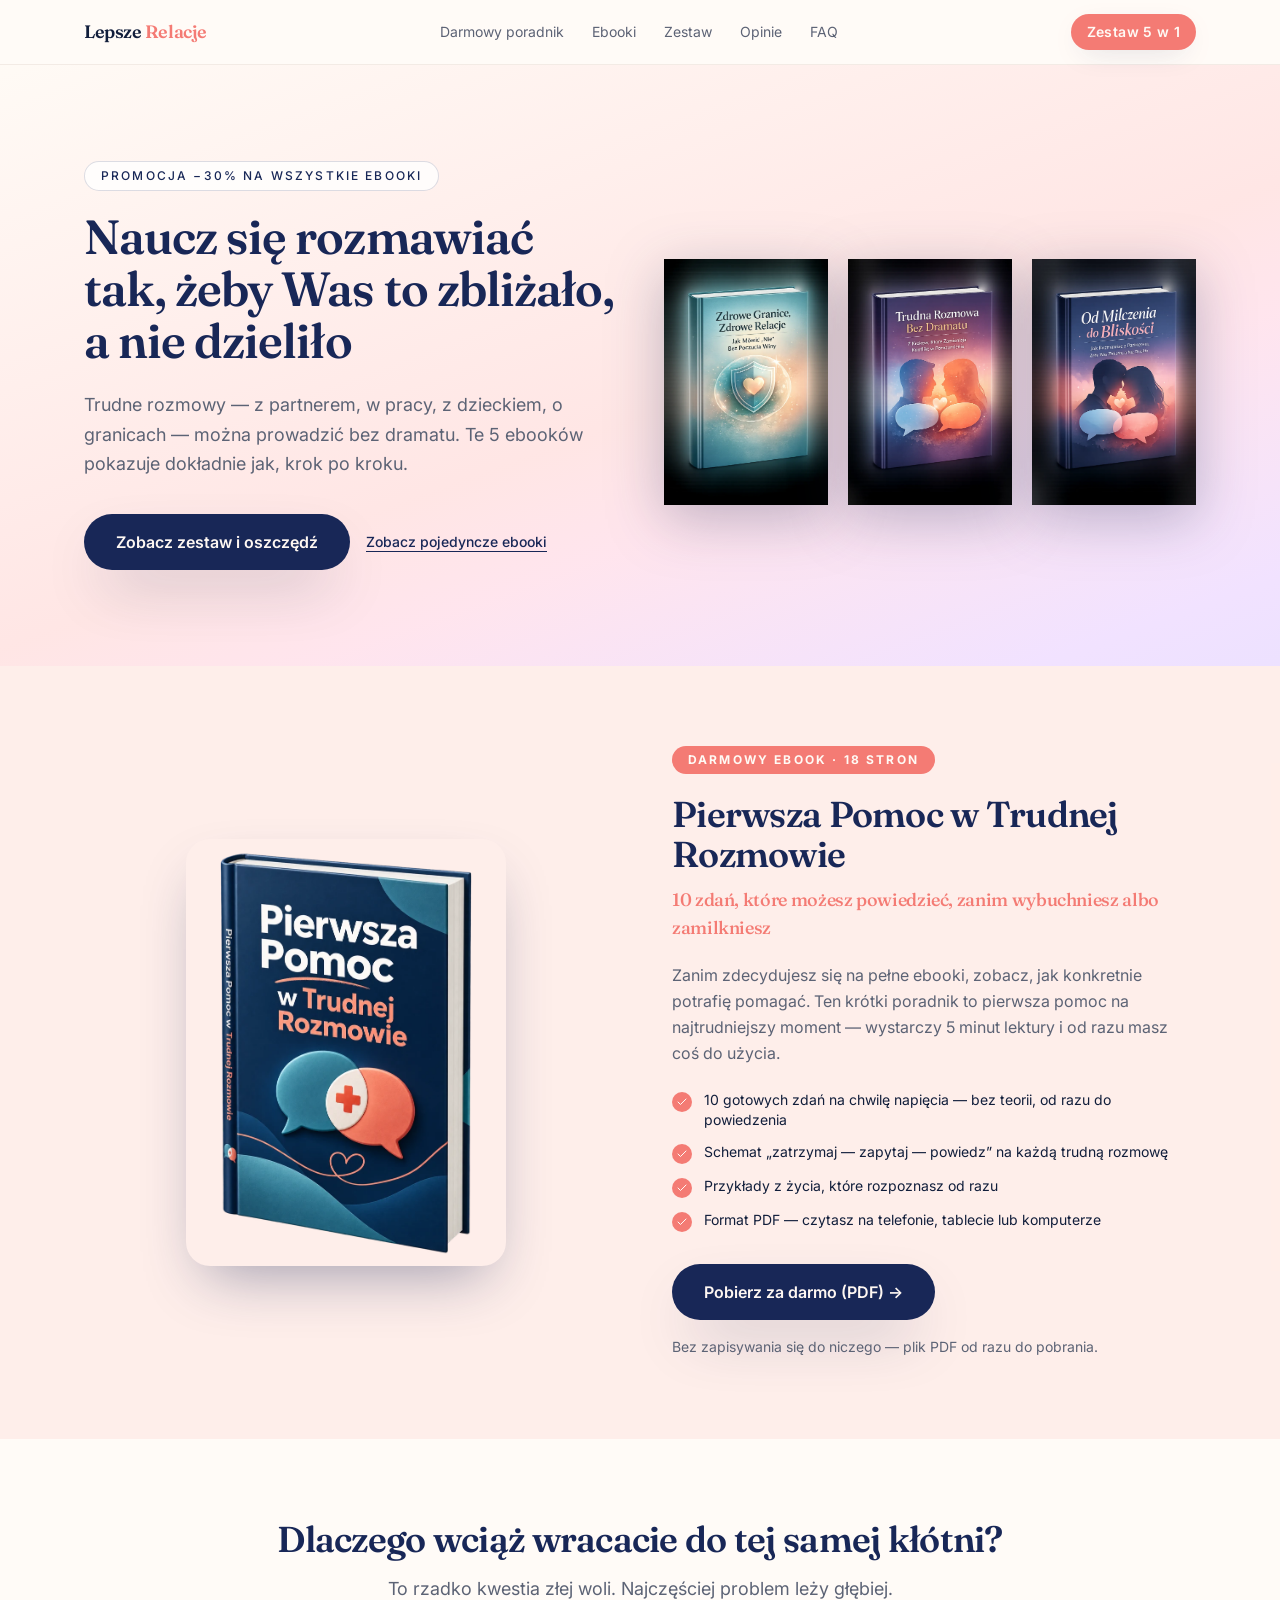
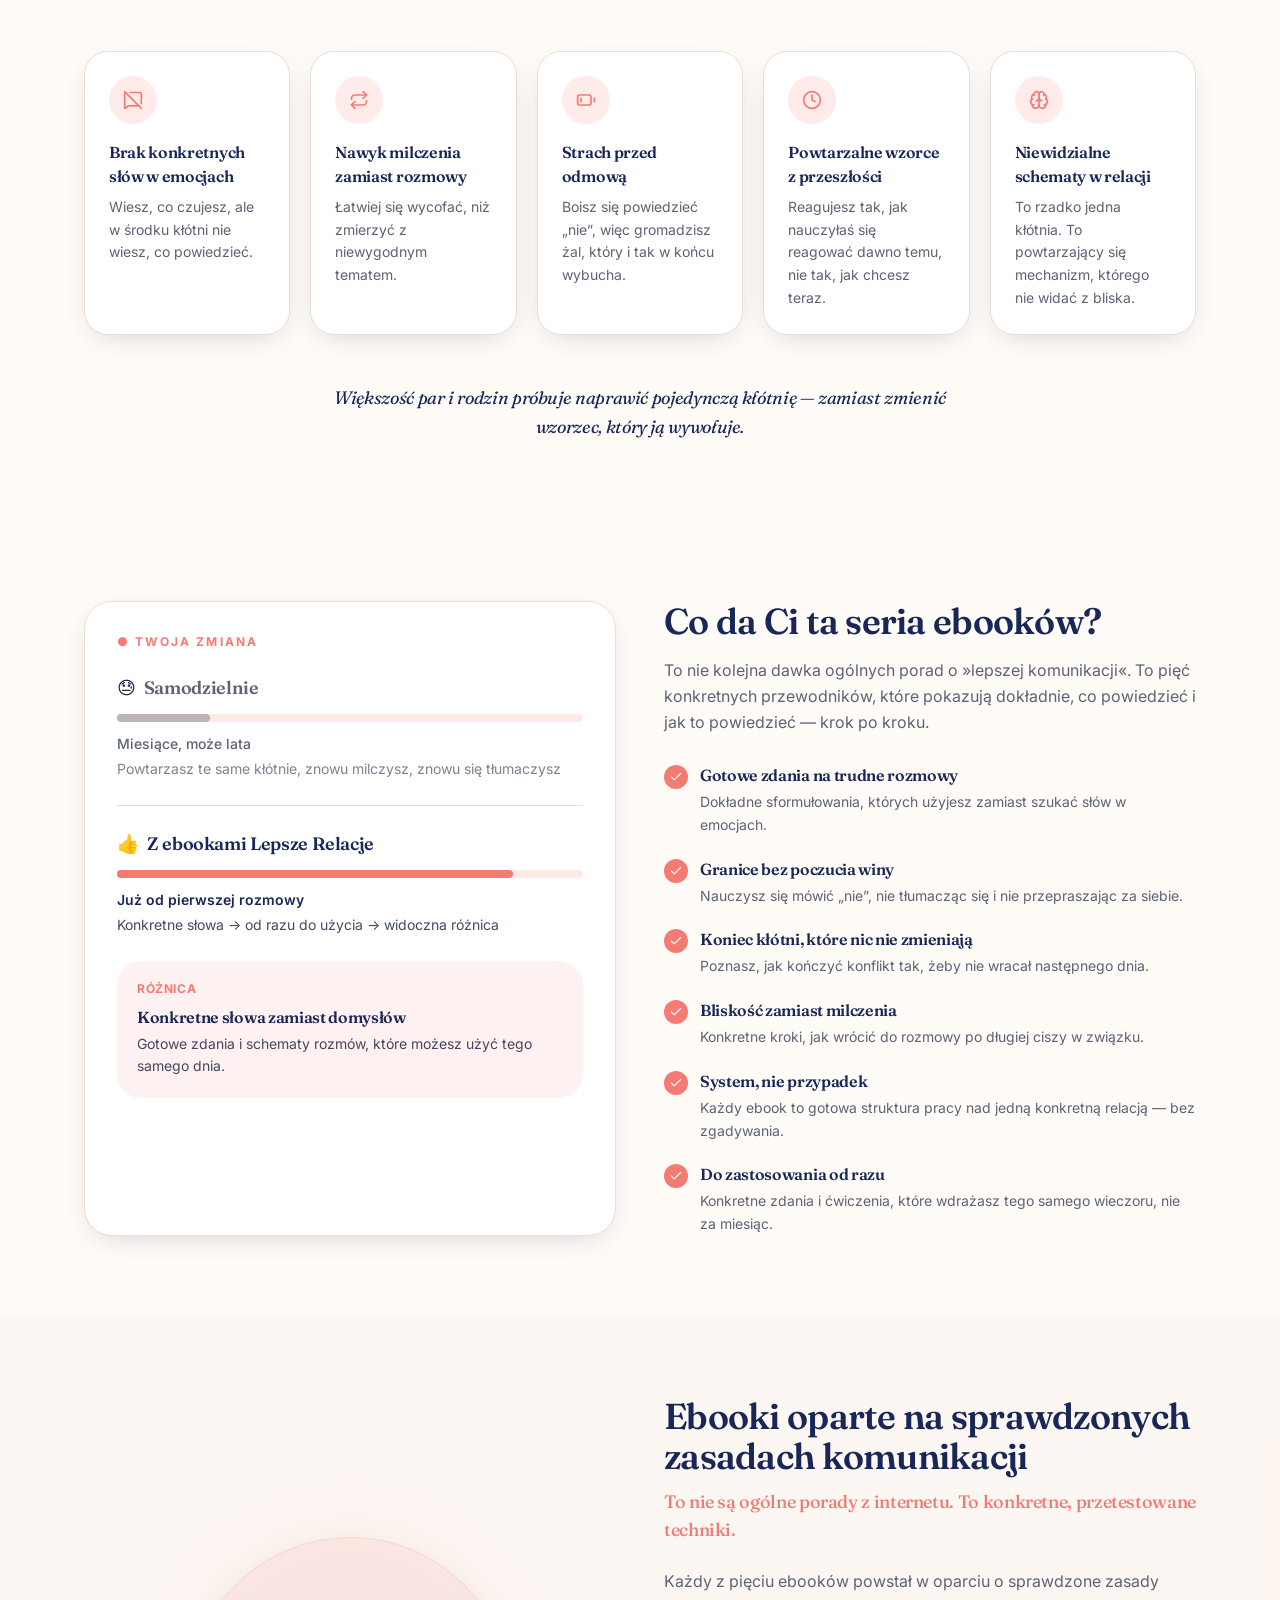
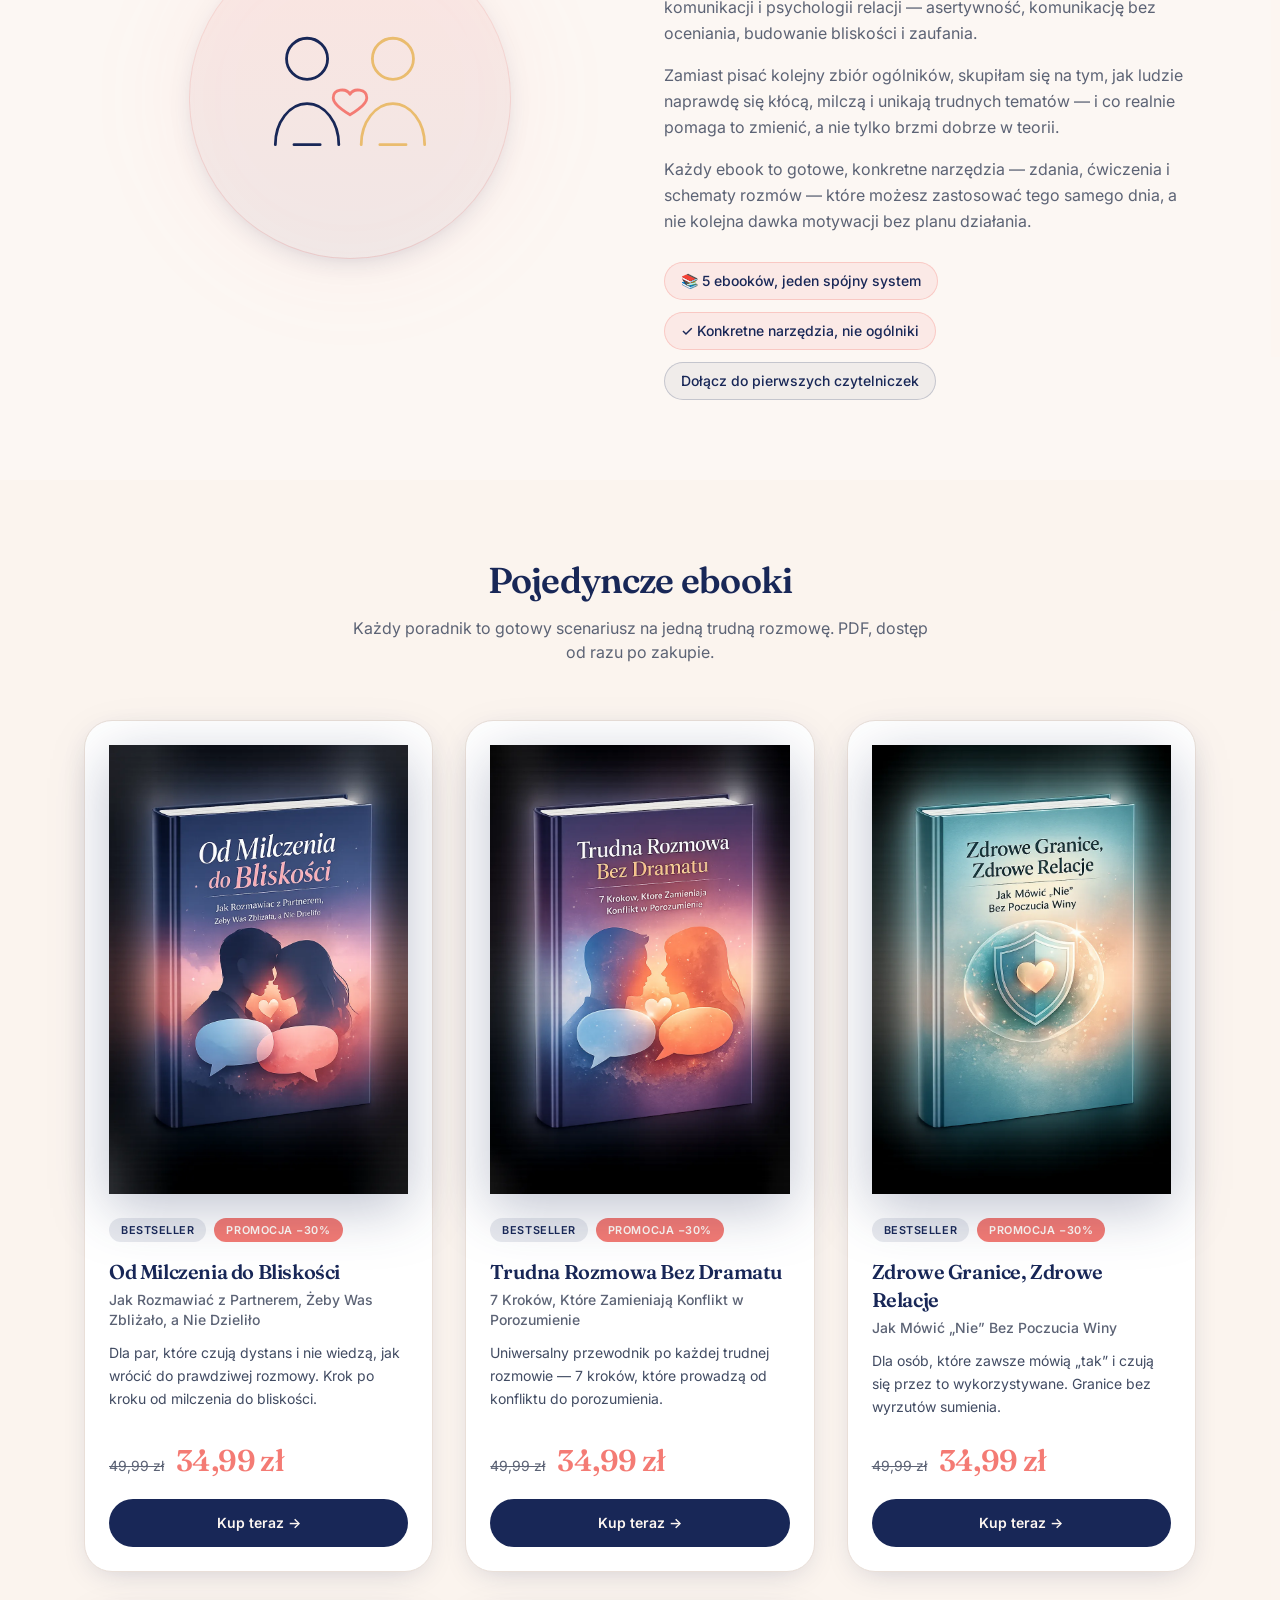
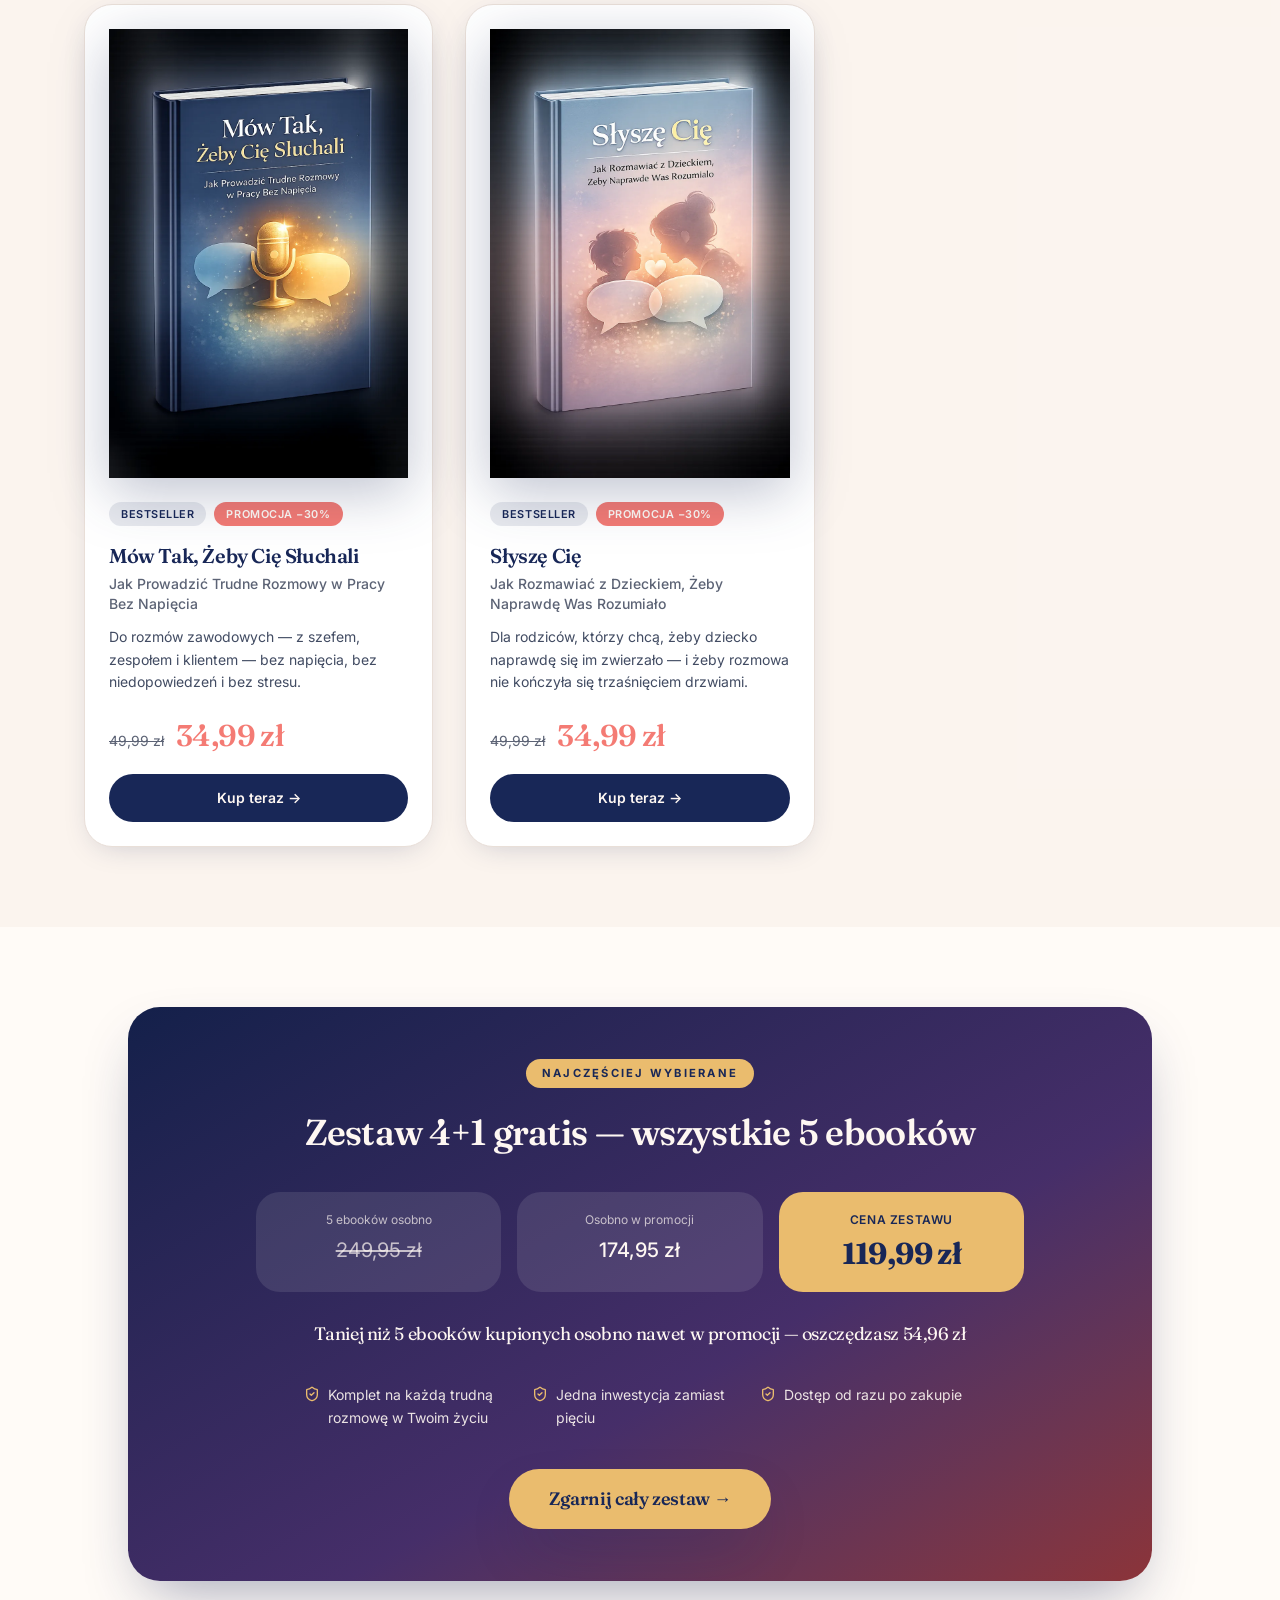
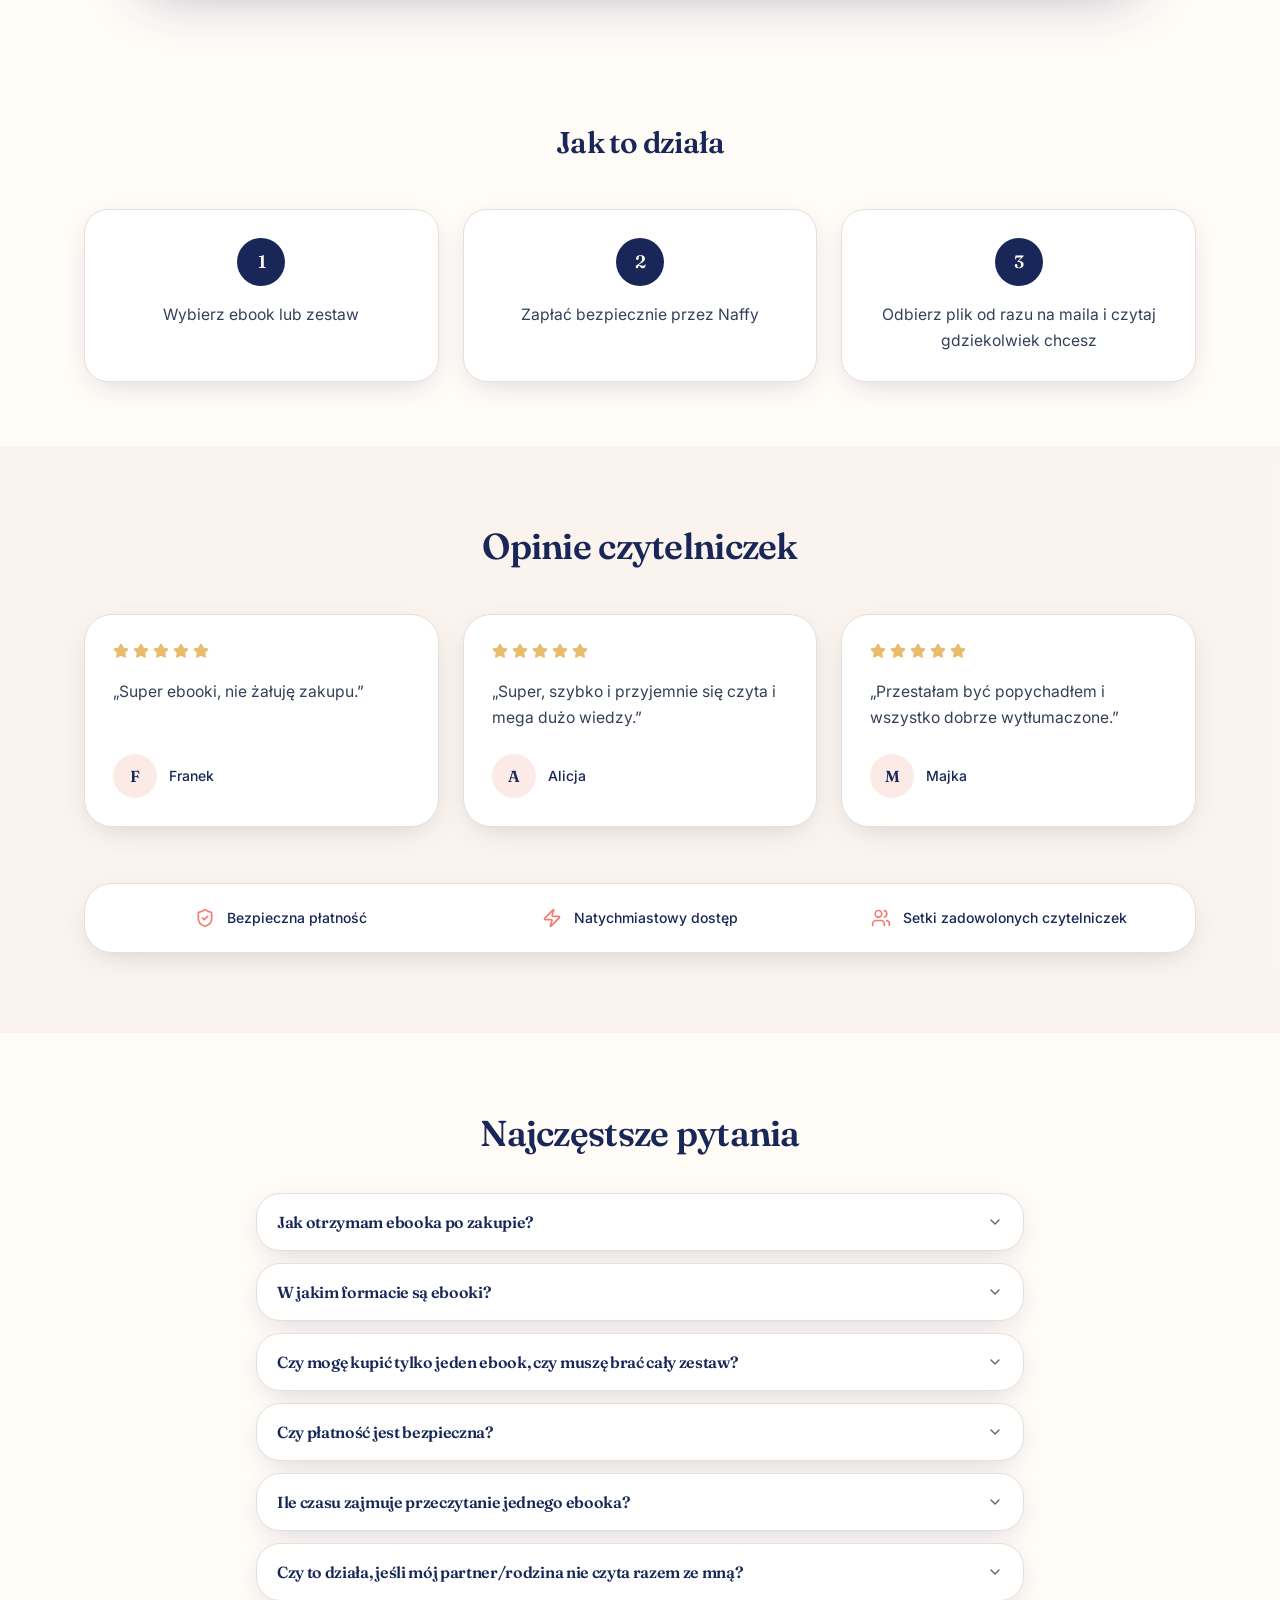
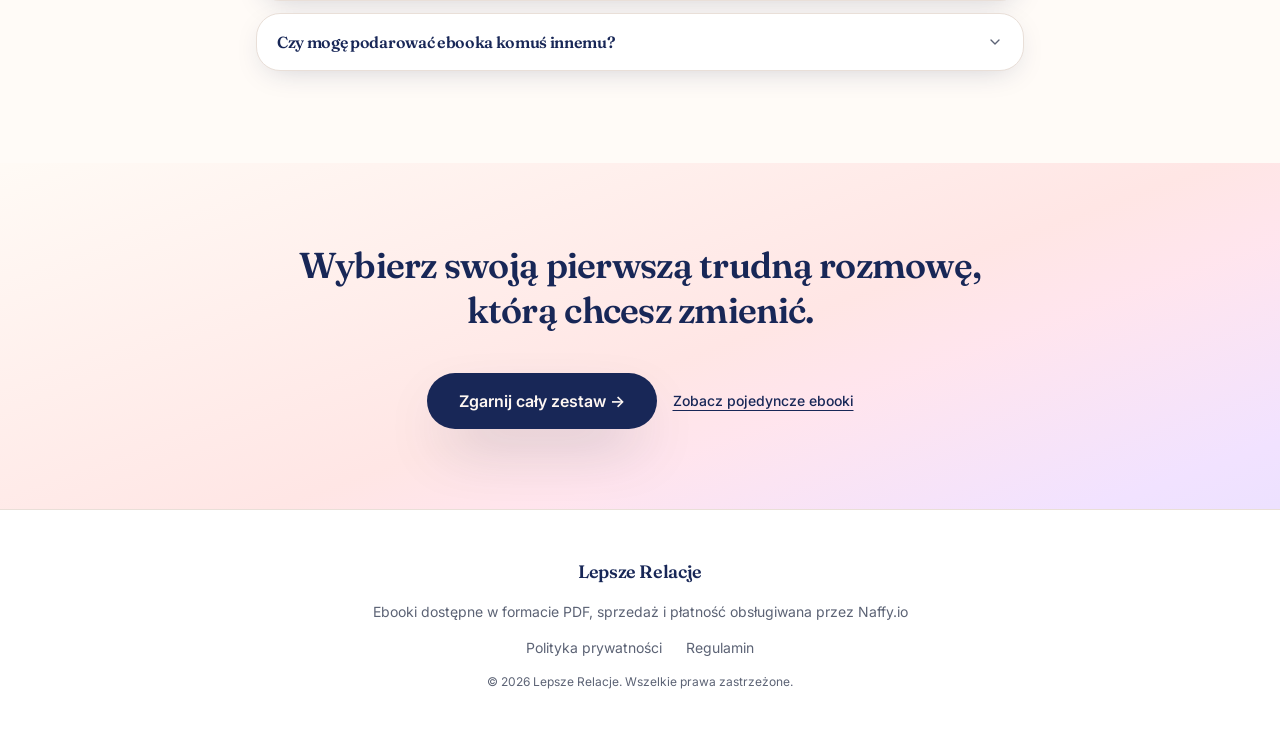
<file: index.html>
<!doctype html>
<html lang="pl">
  <head>
    <meta charset="utf-8" />
    <meta name="viewport" content="width=device-width, initial-scale=1" />
    <title>Lepsze Relacje — ebooki o rozmowach, które zbliżają</title>
    <meta
      name="description"
      content="5 poradników PDF o trudnych rozmowach: z partnerem, w pracy, z dzieckiem i o granicach. Pojedynczo 34,99 zł lub zestaw 5 w 1 za 119,99 zł."
    />
    <link rel="canonical" href="https://brakklotni.pl/" />
    <link rel="icon" href="./favicon.ico" type="image/x-icon" />
    <meta property="og:type" content="website" />
    <meta property="og:title" content="Lepsze Relacje — ebooki o rozmowach, które zbliżają" />
    <meta
      property="og:description"
      content="Naucz się rozmawiać tak, żeby Was to zbliżało, a nie dzieliło. 5 praktycznych ebooków w promocji."
    />
    <meta property="og:image" content="./og-image.png" />
    <meta name="twitter:card" content="summary_large_image" />
    <meta name="twitter:image" content="./og-image.png" />
    <link rel="preconnect" href="https://fonts.googleapis.com" />
    <link rel="preconnect" href="https://fonts.gstatic.com" crossorigin />
    <link
      rel="stylesheet"
      href="https://fonts.googleapis.com/css2?family=Fraunces:opsz,wght@9..144,400;9..144,600;9..144,700&family=Inter:wght@400;500;600&display=swap"
    />
    <script type="module" crossorigin src="./assets/index-DpxOn0qD.js"></script>
    <link rel="stylesheet" crossorigin href="./assets/index-Bgl1-9NH.css">
  </head>
  <body>
    <div id="root"></div>
  </body>
</html>
</file>
